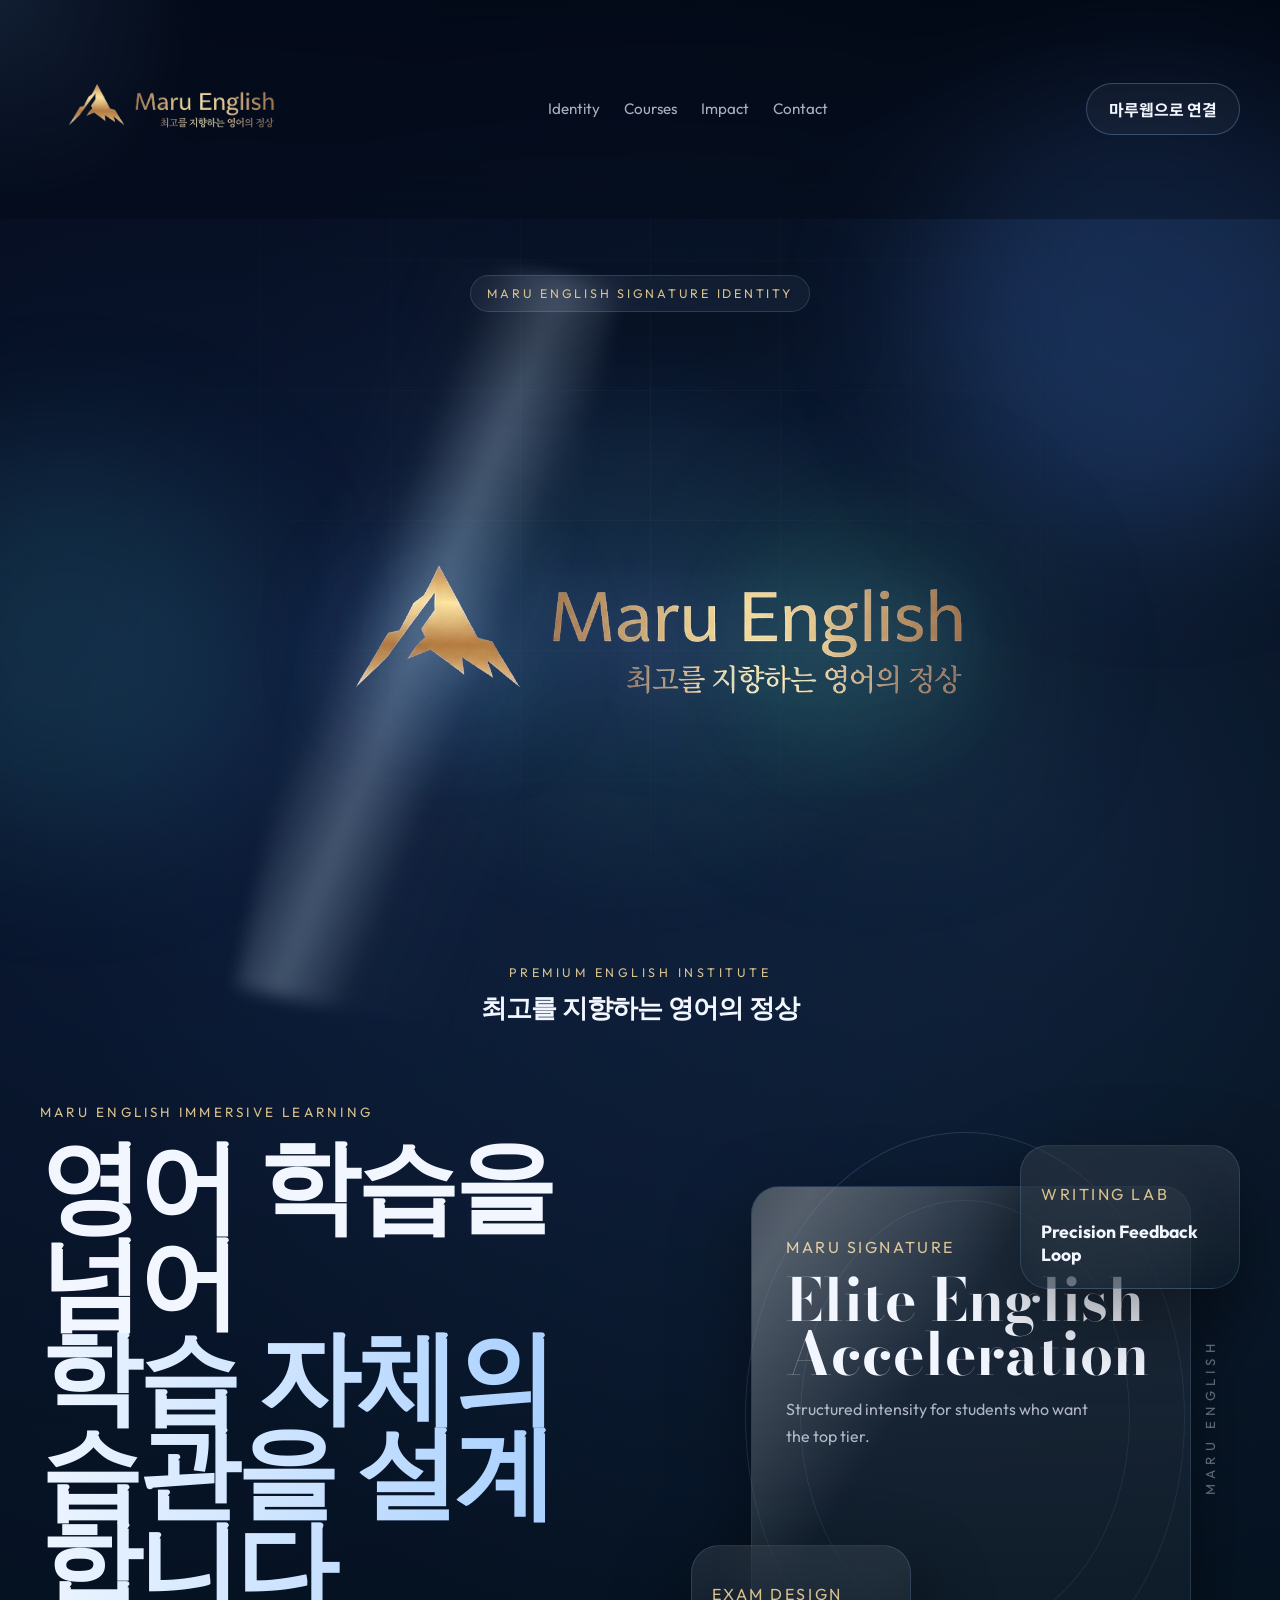
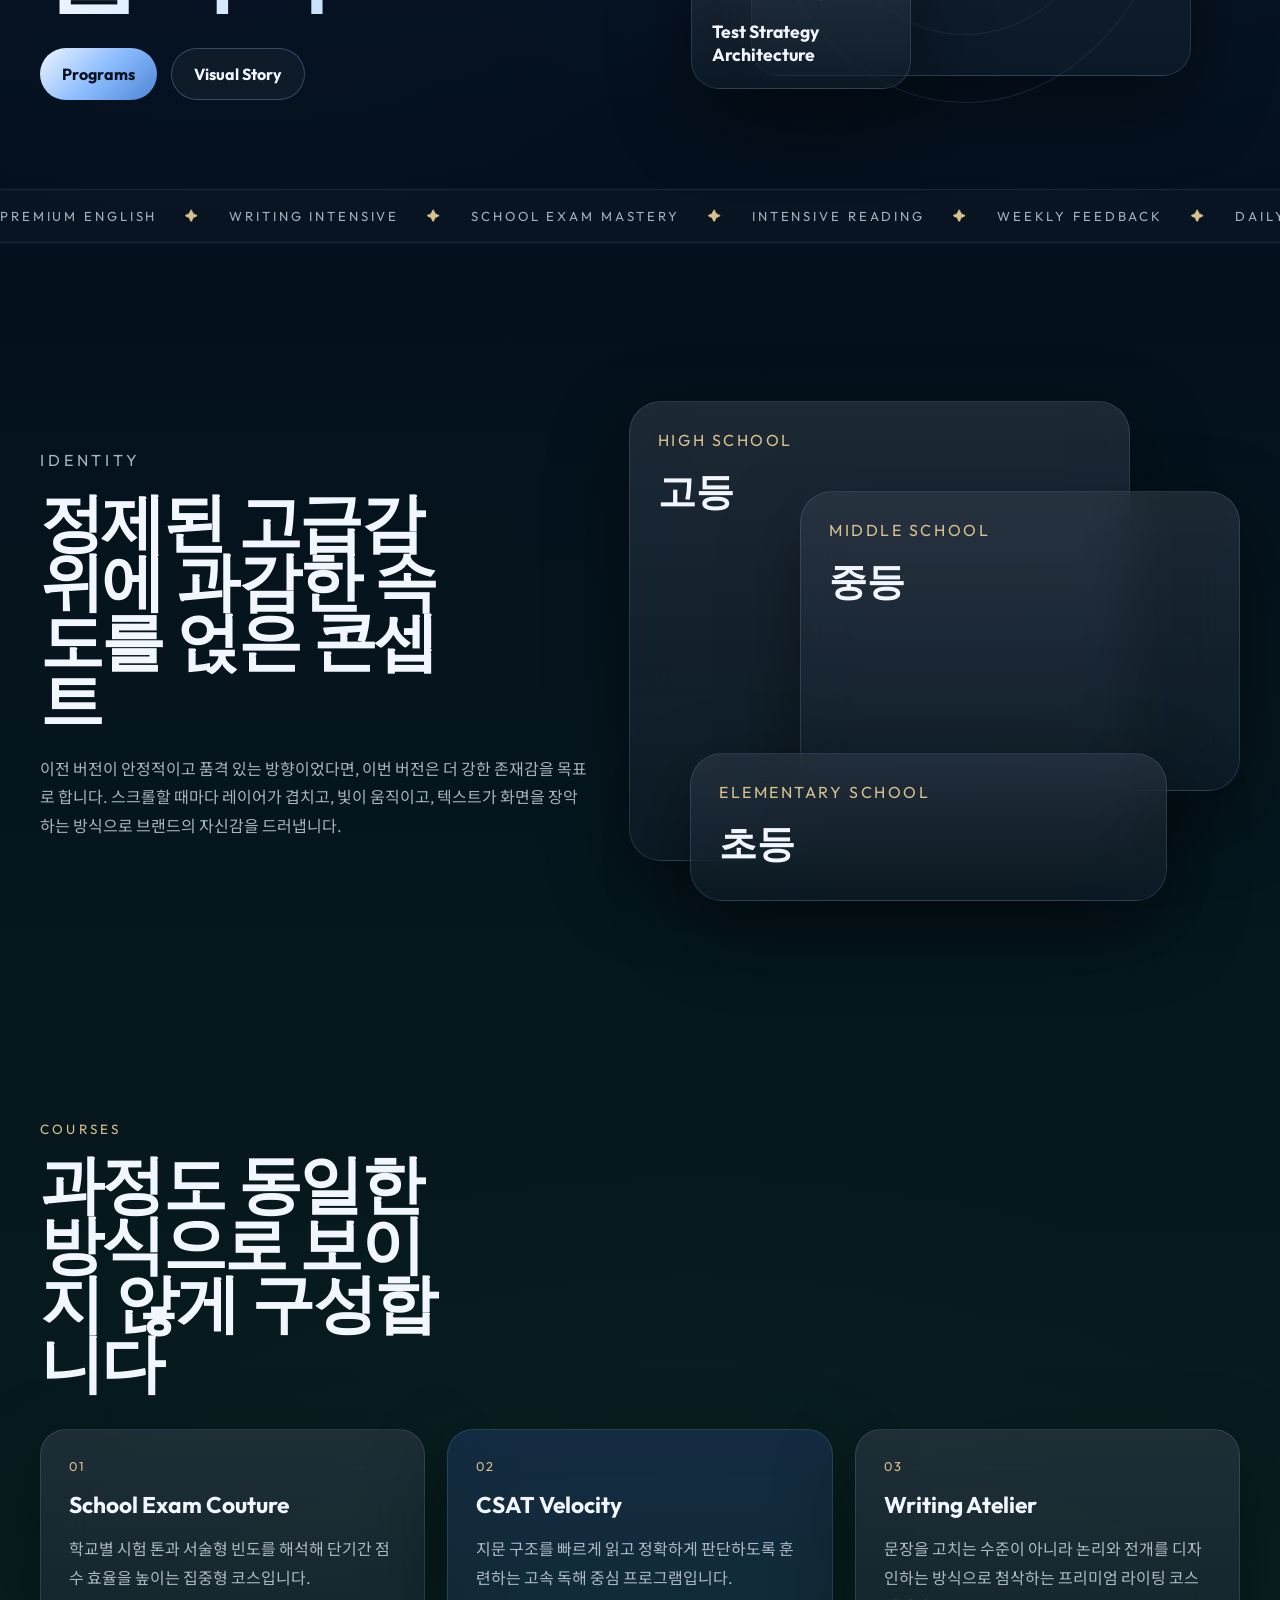
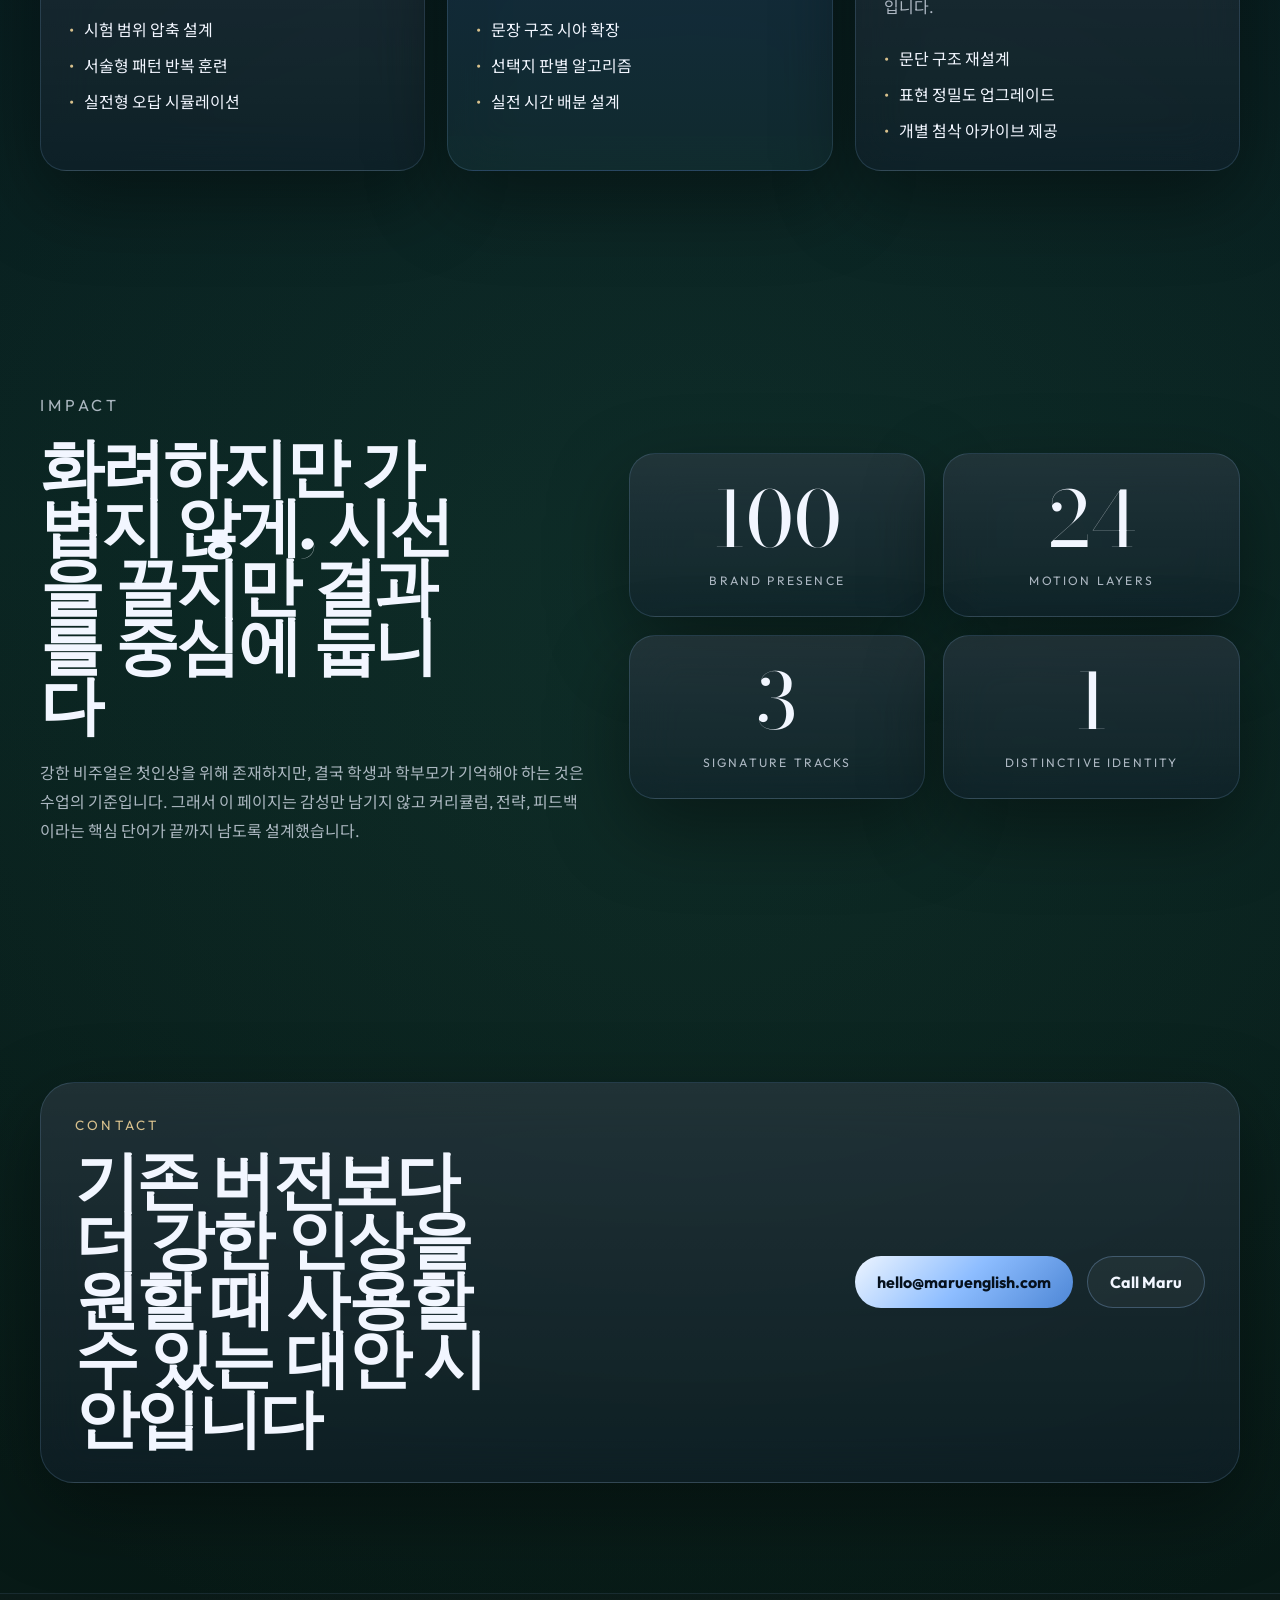
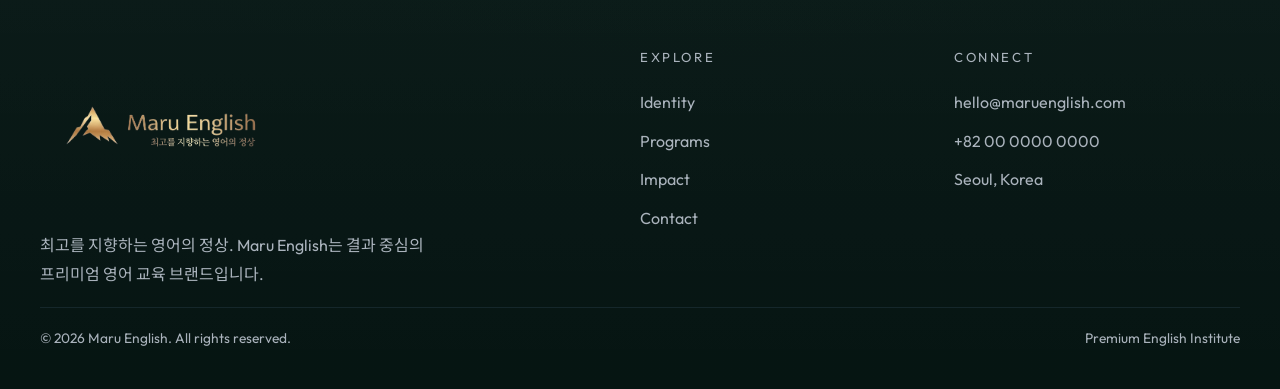
<file: index.html>
<!DOCTYPE html>
<html lang="ko">
  <head>
    <meta charset="UTF-8" />
    <meta name="viewport" content="width=device-width, initial-scale=1.0" />
    <title>Maru English | Immersive Edition</title>
    <meta
      name="description"
      content="Maru English의 화려한 콘셉트 랜딩 페이지입니다. 강한 비주얼과 다층 애니메이션으로 프리미엄 영어 브랜드의 인상을 극대화합니다."
    />
    <link rel="preconnect" href="https://fonts.googleapis.com" />
    <link rel="preconnect" href="https://fonts.gstatic.com" crossorigin />
    <link
      href="https://fonts.googleapis.com/css2?family=Bodoni+Moda:opsz,wght@6..96,600;6..96,700;6..96,800&amp;family=Outfit:wght@300;400;500;600;700;800&amp;family=Noto+Sans+KR:wght@400;500;700;800&amp;display=swap"
      rel="stylesheet"
    />
    <link rel="stylesheet" href="styles.css" />
  </head>
  <body>
    <div class="noise"></div>
    <div class="cursor-glow"></div>
    <div class="orb orb-one"></div>
    <div class="orb orb-two"></div>
    <div class="orb orb-three"></div>
    <div data-include="components/nav.html"></div>

    <main>
      <section class="hero-v2" id="hero">
        <div class="wrap hero-grid">
          <div class="hero-brand-intro">
            <div class="hero-brand-badge">Maru English Signature Identity</div>
            <div class="hero-logo-shell">
              <div class="hero-logo-aura aura-left"></div>
              <div class="hero-logo-aura aura-right"></div>
              <div class="hero-logo-beam"></div>
              <img class="hero-logo-mark" src="maru-logo.png" alt="Maru English 로고" />
            </div>
            <div class="hero-brand-caption">
              <span>Premium English Institute</span>
              <strong>최고를 지향하는 영어의 정상</strong>
            </div>
          </div>

          <div class="hero-main">
            <p class="kicker stagger">Maru English Immersive Learning</p>
            <h1 class="headline stagger">
              영어 학습을 넘어
              <span>학습 자체의 습관을 설계합니다</span>
            </h1>
            <!--<p class="intro stagger">
              추가설명
            </p>-->
            <div class="hero-actions stagger">
              <a class="pill pill-solid" href="#courses">Programs</a>
              <a class="pill pill-outline" href="#identity">Visual Story</a>
            </div>
            <!--<div class="signal-row stagger">
              <div class="signal-card">
                <span>Atmosphere</span>
                <strong>Luxury Motion</strong>
              </div>
              <div class="signal-card">
                <span>Rhythm</span>
                <strong>Fast Scroll Narrative</strong>
              </div>
              <div class="signal-card">
                <span>Brand Feel</span>
                <strong>Bold, Sharp, Elevated</strong>
              </div>
            </div>-->
          </div>

          <div class="hero-stage">
            <div class="halo-ring ring-a"></div>
            <div class="halo-ring ring-b"></div>

            <article class="glass-card main-card tilt" data-depth="18">
              <div class="card-shine"></div>
              <p>Maru Signature</p>
              <h2>Elite English<br />Acceleration</h2>
              <span>Structured intensity for students who want the top tier.</span>
            </article>

            <article class="glass-card side-card side-top tilt" data-depth="32">
              <p>Writing Lab</p>
              <strong>Precision Feedback Loop</strong>
            </article>

            <article class="glass-card side-card side-bottom tilt" data-depth="26">
              <p>Exam Design</p>
              <strong>Test Strategy Architecture</strong>
            </article>

            <div class="vertical-tag">MARU ENGLISH</div>
          </div>
        </div>

        <div class="ticker-shell">
          <div class="ticker-track">
            <span>PREMIUM ENGLISH</span>
            <span>WRITING INTENSIVE</span>
            <span>SCHOOL EXAM MASTERY</span>
            <span>INTENSIVE READING</span>
            <span>WEEKLY FEEDBACK</span>
            <span>DAILY TEST</span>
            <span>STRICT ATTENDANCE</span>
            <span>GRAMMAR MASTERY</span>

            
          </div>
        </div>
      </section>

      <section class="identity-v2 reveal-v2" id="identity">
        <div class="wrap identity-grid">
          <div class="section-copy">
            <p class="kicker">Identity</p>
            <h2>정제된 고급감 위에 과감한 속도를 얹은 콘셉트</h2>
            <p>
              이전 버전이 안정적이고 품격 있는 방향이었다면, 이번 버전은 더 강한 존재감을
              목표로 합니다. 스크롤할 때마다 레이어가 겹치고, 빛이 움직이고, 텍스트가
              화면을 장악하는 방식으로 브랜드의 자신감을 드러냅니다.
            </p>
          </div>

          <div class="identity-stack">
            <div class="stack-panel panel-large tilt" data-depth="12">
              <span>High School</span>
              <strong>고등</strong>
            </div>
            <div class="stack-panel panel-mid tilt" data-depth="20">
              <span>Middle School</span>
              <strong>중등</strong>
            </div>
            <div class="stack-panel panel-small tilt" data-depth="28">
              <span>Elementary School</span>
              <strong>초등</strong>
            </div>
          </div>
        </div>
      </section>

      <section class="courses-v2" id="courses">
        <div class="wrap">
          <div class="section-heading-v2 reveal-v2">
            <p class="kicker">Courses</p>
            <h2>과정도 동일한 방식으로 보이지 않게 구성합니다</h2>
          </div>

          <div class="course-grid">
            <article class="course-card reveal-v2">
              <div class="course-number">01</div>
              <h3>School Exam Couture</h3>
              <p>
                학교별 시험 톤과 서술형 빈도를 해석해 단기간 점수 효율을 높이는 집중형
                코스입니다.
              </p>
              <ul>
                <li>시험 범위 압축 설계</li>
                <li>서술형 패턴 반복 훈련</li>
                <li>실전형 오답 시뮬레이션</li>
              </ul>
            </article>

            <article class="course-card highlight reveal-v2">
              <div class="course-number">02</div>
              <h3>CSAT Velocity</h3>
              <p>
                지문 구조를 빠르게 읽고 정확하게 판단하도록 훈련하는 고속 독해 중심
                프로그램입니다.
              </p>
              <ul>
                <li>문장 구조 시야 확장</li>
                <li>선택지 판별 알고리즘</li>
                <li>실전 시간 배분 설계</li>
              </ul>
            </article>

            <article class="course-card reveal-v2">
              <div class="course-number">03</div>
              <h3>Writing Atelier</h3>
              <p>
                문장을 고치는 수준이 아니라 논리와 전개를 디자인하는 방식으로 첨삭하는
                프리미엄 라이팅 코스입니다.
              </p>
              <ul>
                <li>문단 구조 재설계</li>
                <li>표현 정밀도 업그레이드</li>
                <li>개별 첨삭 아카이브 제공</li>
              </ul>
            </article>
          </div>
        </div>
      </section>

      <section class="impact-v2 reveal-v2" id="impact">
        <div class="wrap impact-grid">
          <div class="impact-copy">
            <p class="kicker">Impact</p>
            <h2>화려하지만 가볍지 않게, 시선을 끌지만 결과를 중심에 둡니다</h2>
            <p>
              강한 비주얼은 첫인상을 위해 존재하지만, 결국 학생과 학부모가 기억해야 하는
              것은 수업의 기준입니다. 그래서 이 페이지는 감성만 남기지 않고 커리큘럼,
              전략, 피드백이라는 핵심 단어가 끝까지 남도록 설계했습니다.
            </p>
          </div>

          <div class="impact-metrics">
            <div class="metric-box tilt" data-depth="16">
              <span data-count="100">0</span>
              <p>Brand Presence</p>
            </div>
            <div class="metric-box tilt" data-depth="22">
              <span data-count="24">0</span>
              <p>Motion Layers</p>
            </div>
            <div class="metric-box tilt" data-depth="12">
              <span data-count="3">0</span>
              <p>Signature Tracks</p>
            </div>
            <div class="metric-box tilt" data-depth="18">
              <span data-count="1">0</span>
              <p>Distinctive Identity</p>
            </div>
          </div>
        </div>
      </section>

      <section class="contact-v2 reveal-v2" id="contact-v2">
        <div class="wrap contact-frame">
          <div>
            <p class="kicker">Contact</p>
            <h2>기존 버전보다 더 강한 인상을 원할 때 사용할 수 있는 대안 시안입니다</h2>
          </div>
          <div class="contact-buttons">
            <a class="pill pill-solid" href="mailto:hello@maruenglish.com">hello@maruenglish.com</a>
            <a class="pill pill-outline" href="tel:+820000000000">Call Maru</a>
          </div>
        </div>
      </section>
    </main>
    <div data-include="components/footer.html"></div>

    <script src="script.js"></script>
  </body>
</html>
</file>
<file: styles.css>
:root {
  --bg: #020914;
  --bg-2: #081a2c;
  --surface: rgba(10, 23, 39, 0.58);
  --surface-strong: rgba(13, 31, 51, 0.86);
  --line: rgba(151, 198, 255, 0.16);
  --text: #f2f6ff;
  --muted: rgba(226, 234, 247, 0.74);
  --gold: #d8c18d;
  --amber: #78b9ff;
  --rose: #58d0c6;
  --glow: rgba(94, 168, 255, 0.28);
  --shadow: 0 28px 80px rgba(0, 0, 0, 0.4);
  --radius-xl: 34px;
  --radius-lg: 26px;
  --radius-md: 18px;
  --wrap: min(1200px, calc(100vw - 40px));
}

*,
*::before,
*::after {
  box-sizing: border-box;
}

html {
  scroll-behavior: smooth;
}

body {
  margin: 0;
  font-family: "Outfit", "Noto Sans KR", sans-serif;
  color: var(--text);
  background:
    radial-gradient(circle at 18% 14%, rgba(70, 122, 255, 0.14), transparent 24%),
    radial-gradient(circle at 82% 16%, rgba(94, 169, 255, 0.12), transparent 22%),
    radial-gradient(circle at 54% 74%, rgba(59, 131, 108, 0.14), transparent 28%),
    linear-gradient(180deg, #010611 0%, #04101d 34%, #08201e 72%, #071713 100%);
  overflow-x: hidden;
}

img {
  display: block;
  max-width: 100%;
}

a {
  color: inherit;
  text-decoration: none;
}

.wrap {
  width: var(--wrap);
  margin: 0 auto;
  position: relative;
  z-index: 2;
}

.noise {
  position: fixed;
  inset: 0;
  z-index: 0;
  pointer-events: none;
  opacity: 0.06;
  background-image:
    linear-gradient(rgba(255, 255, 255, 0.5) 1px, transparent 1px),
    linear-gradient(90deg, rgba(255, 255, 255, 0.5) 1px, transparent 1px);
  background-size: 130px 130px;
  mask-image: radial-gradient(circle at center, black, transparent 90%);
}

.cursor-glow {
  position: fixed;
  top: 0;
  left: 0;
  width: 26rem;
  height: 26rem;
  border-radius: 50%;
  background: radial-gradient(circle, rgba(126, 185, 255, 0.18) 0%, transparent 68%);
  transform: translate(-50%, -50%);
  pointer-events: none;
  z-index: 1;
  mix-blend-mode: screen;
}

.orb {
  position: fixed;
  border-radius: 50%;
  filter: blur(70px);
  z-index: 0;
  pointer-events: none;
}

.orb-one {
  top: 5rem;
  right: -6rem;
  width: 28rem;
  height: 28rem;
  background: rgba(84, 145, 255, 0.22);
  animation: driftA 14s ease-in-out infinite;
}

.orb-two {
  left: -8rem;
  top: 28rem;
  width: 24rem;
  height: 24rem;
  background: rgba(63, 167, 187, 0.16);
  animation: driftB 18s ease-in-out infinite;
}

.orb-three {
  right: 20%;
  bottom: 6rem;
  width: 18rem;
  height: 18rem;
  background: rgba(73, 142, 112, 0.16);
  animation: driftC 16s ease-in-out infinite;
}

.topbar {
  position: sticky;
  top: 0;
  z-index: 10;
  backdrop-filter: blur(24px);
  background: rgba(4, 11, 21, 0.35);
  border-bottom: 1px solid transparent;
  transition: background 180ms ease, border-color 180ms ease, box-shadow 180ms ease;
}

.topbar.scrolled {
  background: rgba(4, 11, 21, 0.68);
  border-color: var(--line);
}

.topbar.menu-open {
  background: rgba(4, 11, 21, 0.88);
  border-color: var(--line);
  box-shadow: 0 20px 50px rgba(0, 0, 0, 0.18);
}

.topbar-inner {
  display: flex;
  align-items: center;
  justify-content: space-between;
  gap: 24px;
  padding: 18px 0;
}

.topbar-actions {
  display: flex;
  align-items: center;
  gap: 14px;
}

.brandmark img {
  width: clamp(150px, 21vw, 250px);
}

.topnav {
  display: flex;
  gap: 24px;
  color: var(--muted);
  font-size: 0.95rem;
}

.topnav a {
  position: relative;
}

.topnav a::after {
  content: "";
  position: absolute;
  left: 0;
  bottom: -8px;
  width: 100%;
  height: 1px;
  background: linear-gradient(90deg, transparent, var(--gold), transparent);
  transform: scaleX(0);
  transition: transform 180ms ease;
}

.topnav a:hover::after,
.topnav a:focus-visible::after {
  transform: scaleX(1);
}

.topnav a.is-active,
.mobile-nav-links a.is-active {
  color: var(--text);
}

.pill {
  display: inline-flex;
  align-items: center;
  justify-content: center;
  min-height: 52px;
  padding: 0 22px;
  border-radius: 999px;
  font-weight: 700;
  transition: transform 180ms ease, box-shadow 180ms ease, background 180ms ease;
}

.pill:hover,
.pill:focus-visible {
  transform: translateY(-2px);
  box-shadow: 0 16px 40px rgba(0, 0, 0, 0.3);
}

.pill-solid {
  color: #06111d;
  background: linear-gradient(135deg, #edf5ff 0%, #8dbdff 50%, #4d86d5 100%);
}

.pill-outline {
  border: 1px solid rgba(151, 198, 255, 0.28);
  background: rgba(255, 255, 255, 0.04);
}

.menu-toggle,
.mobile-nav-close {
  border: 0;
  background: transparent;
  color: var(--text);
  cursor: pointer;
}

.menu-toggle {
  display: none;
  position: relative;
  width: 52px;
  height: 52px;
  border-radius: 50%;
  border: 1px solid rgba(151, 198, 255, 0.2);
  background:
    linear-gradient(180deg, rgba(255, 255, 255, 0.08), rgba(255, 255, 255, 0.02)),
    rgba(10, 23, 39, 0.54);
  box-shadow: var(--shadow);
}

.menu-toggle span,
.mobile-nav-close span {
  position: absolute;
  left: 50%;
  width: 18px;
  height: 2px;
  border-radius: 999px;
  background: var(--text);
  transform: translateX(-50%);
  transition: transform 220ms ease, opacity 220ms ease;
}

.menu-toggle span:nth-child(1) {
  top: 18px;
}

.menu-toggle span:nth-child(2) {
  top: 25px;
}

.menu-toggle span:nth-child(3) {
  top: 32px;
}

.menu-toggle[aria-expanded="true"] span:nth-child(1) {
  transform: translateX(-50%) translateY(7px) rotate(45deg);
}

.menu-toggle[aria-expanded="true"] span:nth-child(2) {
  opacity: 0;
}

.menu-toggle[aria-expanded="true"] span:nth-child(3) {
  transform: translateX(-50%) translateY(-7px) rotate(-45deg);
}

.mobile-nav {
  width: 100%;
  max-height: 0;
  overflow: hidden;
  opacity: 0;
  transition: max-height 320ms ease, opacity 180ms ease;
}

.mobile-nav[hidden] {
  display: none;
}

.mobile-nav-backdrop {
  display: none;
}

.mobile-nav-panel {
  width: var(--wrap);
  margin: 0 auto 18px;
  display: flex;
  flex-direction: column;
  gap: 24px;
  padding: 22px;
  border: 1px solid rgba(151, 198, 255, 0.16);
  border-top: 0;
  border-radius: 0 0 24px 24px;
  background:
    radial-gradient(circle at top, rgba(126, 185, 255, 0.12), transparent 32%),
    linear-gradient(180deg, rgba(11, 25, 42, 0.96), rgba(4, 10, 19, 0.98));
  box-shadow: 0 24px 60px rgba(0, 0, 0, 0.24);
  transform: translateY(-10px);
  transition: transform 260ms ease;
}

.mobile-nav.is-open {
  max-height: 70vh;
  opacity: 1;
}

.mobile-nav.is-open .mobile-nav-panel {
  transform: translateY(0);
}

.mobile-nav-head {
  display: flex;
  align-items: center;
  justify-content: space-between;
  gap: 16px;
  padding-bottom: 18px;
  border-bottom: 1px solid rgba(151, 198, 255, 0.12);
}

.mobile-nav-head span {
  color: var(--gold);
  font-size: 0.78rem;
  letter-spacing: 0.22em;
  text-transform: uppercase;
}

.mobile-nav-close {
  position: relative;
  width: 46px;
  height: 46px;
  border-radius: 50%;
  border: 1px solid rgba(151, 198, 255, 0.18);
  background: rgba(255, 255, 255, 0.04);
}

.mobile-nav-close span:nth-child(1) {
  top: 22px;
  transform: translateX(-50%) rotate(45deg);
}

.mobile-nav-close span:nth-child(2) {
  top: 22px;
  transform: translateX(-50%) rotate(-45deg);
}

.mobile-nav-links {
  display: grid;
  gap: 6px;
}

.mobile-nav-links a {
  padding: 16px 0;
  border-bottom: 1px solid rgba(151, 198, 255, 0.1);
  color: var(--muted);
  font-size: 1.15rem;
}

.mobile-nav-cta {
  margin-top: auto;
  width: 100%;
}

.hero-v2 {
  position: relative;
  padding: 56px 0 48px;
}

.hero-grid {
  display: grid;
  grid-template-columns: minmax(0, 1fr) minmax(380px, 0.9fr);
  gap: 40px;
  align-items: center;
  min-height: calc(100vh - 120px);
}

.hero-brand-intro {
  position: relative;
  grid-column: 1 / -1;
  display: grid;
  justify-items: center;
  gap: 20px;
  margin-bottom: 10px;
  text-align: center;
}

.hero-brand-badge {
  position: relative;
  z-index: 1;
  padding: 10px 16px;
  border: 1px solid rgba(151, 198, 255, 0.18);
  border-radius: 999px;
  background: rgba(255, 255, 255, 0.04);
  color: var(--gold);
  font-size: 0.78rem;
  letter-spacing: 0.22em;
  text-transform: uppercase;
  backdrop-filter: blur(18px);
  box-shadow: var(--shadow);
  animation: introLift 900ms cubic-bezier(0.22, 1, 0.36, 1) forwards;
  animation-delay: 80ms;
  opacity: 0;
  transform: translateY(34px);
}

.hero-logo-shell {
  position: relative;
  width: min(820px, 100%);
  padding: clamp(24px, 4vw, 38px) clamp(20px, 4vw, 40px);
  overflow: visible;
  isolation: isolate;
  animation: introLift 950ms cubic-bezier(0.22, 1, 0.36, 1) forwards;
  animation-delay: 180ms;
  opacity: 0;
  transform: translateY(38px) scale(0.97);
}

.hero-logo-shell::before {
  content: "";
  position: absolute;
  inset: 8% 14%;
  border-radius: 50%;
  background: radial-gradient(circle, rgba(122, 182, 255, 0.16) 0%, rgba(88, 208, 198, 0.08) 36%, transparent 72%);
  filter: blur(30px);
  z-index: 0;
}

.hero-logo-mark {
  position: relative;
  z-index: 2;
  width: min(100%, 760px);
  margin: 0 auto;
  filter:
    drop-shadow(0 24px 60px rgba(89, 156, 255, 0.2))
    drop-shadow(0 0 28px rgba(177, 221, 255, 0.16));
  animation: logoFloat 8s ease-in-out infinite 1.3s;
}

.hero-logo-aura {
  position: absolute;
  top: 50%;
  width: 16rem;
  height: 16rem;
  border-radius: 50%;
  filter: blur(36px);
  opacity: 0.34;
  z-index: 0;
}

.aura-left {
  left: 10%;
  background: rgba(90, 156, 255, 0.24);
  transform: translate3d(0, -50%, 0);
  animation: logoAuraLeft 12s ease-in-out infinite;
}

.aura-right {
  right: 8%;
  background: rgba(76, 196, 190, 0.18);
  transform: translate3d(0, -50%, 0);
  animation: logoAuraRight 11s ease-in-out infinite;
}

.hero-logo-beam {
  position: absolute;
  inset: -12% auto -12% 10%;
  width: 28%;
  background: linear-gradient(
    100deg,
    transparent 0%,
    rgba(255, 255, 255, 0.02) 28%,
    rgba(210, 233, 255, 0.28) 48%,
    rgba(255, 255, 255, 0.02) 68%,
    transparent 100%
  );
  transform: rotate(12deg);
  filter: blur(8px);
  z-index: 1;
  animation: logoSweep 6.8s linear infinite 1.1s;
  mix-blend-mode: screen;
}

.hero-brand-caption {
  display: grid;
  gap: 8px;
  justify-items: center;
  animation: introLift 980ms cubic-bezier(0.22, 1, 0.36, 1) forwards;
  animation-delay: 280ms;
  opacity: 0;
  transform: translateY(34px);
}

.hero-brand-caption span {
  color: var(--gold);
  font-size: 0.78rem;
  letter-spacing: 0.28em;
  text-transform: uppercase;
}

.hero-brand-caption strong {
  font-family: "Bodoni Moda", serif;
  font-size: clamp(1.3rem, 2vw, 2rem);
  font-weight: 700;
  letter-spacing: -0.03em;
}

.kicker {
  margin: 0 0 18px;
  color: var(--gold);
  font-size: 0.84rem;
  letter-spacing: 0.24em;
  text-transform: uppercase;
}

.headline,
.section-copy h2,
.section-heading-v2 h2,
.impact-copy h2,
.contact-frame h2 {
  margin: 0;
  font-family: "Bodoni Moda", serif;
  line-height: 0.93;
  letter-spacing: -0.04em;
}

.headline {
  font-size: clamp(3.9rem, 8vw, 7.6rem);
  max-width: 8.8ch;
}

.headline span {
  display: block;
  background: linear-gradient(90deg, #edf5ff 0%, #9fcbff 45%, #73b0ff 100%);
  -webkit-background-clip: text;
  background-clip: text;
  color: transparent;
  animation: spectralText 7s linear infinite;
  background-size: 220% auto;
}

.intro,
.section-copy p,
.course-card p,
.impact-copy p {
  color: var(--muted);
  line-height: 1.8;
  font-size: 1rem;
}

.intro {
  max-width: 58ch;
  margin: 24px 0 0;
}

.hero-actions {
  display: flex;
  flex-wrap: wrap;
  gap: 14px;
  margin: 34px 0 30px;
}

.signal-row {
  display: grid;
  grid-template-columns: repeat(3, minmax(0, 1fr));
  gap: 14px;
}

.signal-card,
.glass-card,
.stack-panel,
.course-card,
.metric-box,
.contact-frame {
  border: 1px solid var(--line);
  background:
    linear-gradient(180deg, rgba(255, 255, 255, 0.09), rgba(255, 255, 255, 0.02)),
    rgba(10, 23, 39, 0.48);
  box-shadow: var(--shadow);
  backdrop-filter: blur(24px);
}

.signal-card {
  padding: 18px;
  border-radius: var(--radius-md);
}

.signal-card span,
.glass-card p,
.stack-panel span,
.course-number {
  display: block;
  color: var(--gold);
  letter-spacing: 0.16em;
  text-transform: uppercase;
}

.signal-card span {
  font-size: 0.75rem;
}

.signal-card strong {
  display: block;
  margin-top: 10px;
  font-size: 1rem;
}

.hero-stage {
  position: relative;
  min-height: 680px;
  perspective: 1200px;
}

.halo-ring {
  position: absolute;
  border-radius: 50%;
  border: 1px solid rgba(151, 198, 255, 0.18);
  mix-blend-mode: screen;
}

.ring-a {
  inset: 8% 10%;
  animation: rotateRing 20s linear infinite;
}

.ring-b {
  inset: 18% 20%;
  animation: rotateRingReverse 24s linear infinite;
}

.glass-card {
  position: absolute;
  border-radius: 28px;
  overflow: hidden;
  transform-style: preserve-3d;
}

.main-card {
  inset: 16% 9% 12% 11%;
  padding: 34px;
}

.card-shine {
  position: absolute;
  inset: -40%;
  background: linear-gradient(115deg, transparent 32%, rgba(255, 255, 255, 0.24) 50%, transparent 68%);
  transform: translateX(-40%) rotate(8deg);
  animation: sweep 6.5s linear infinite;
}

.main-card h2 {
  position: relative;
  z-index: 1;
  margin: 14px 0;
  font-family: "Bodoni Moda", serif;
  font-size: clamp(2.8rem, 4.6vw, 4.8rem);
  line-height: 0.92;
}

.main-card span {
  position: relative;
  z-index: 1;
  display: block;
  max-width: 28ch;
  color: var(--muted);
  line-height: 1.7;
}

.side-card {
  width: 220px;
  padding: 22px 20px;
}

.side-card strong {
  display: block;
  margin-top: 10px;
  font-size: 1.1rem;
}

.side-top {
  top: 10%;
  right: 0;
  animation: floatUp 8s ease-in-out infinite;
}

.side-bottom {
  left: 0;
  bottom: 10%;
  animation: floatDown 9s ease-in-out infinite;
}

.vertical-tag {
  position: absolute;
  right: 4%;
  top: 50%;
  transform: translateY(-50%) rotate(180deg);
  writing-mode: vertical-rl;
  letter-spacing: 0.4em;
  color: rgba(226, 234, 247, 0.42);
  font-size: 0.82rem;
}

.ticker-shell {
  margin-top: 32px;
  overflow: hidden;
  border-top: 1px solid rgba(151, 198, 255, 0.12);
  border-bottom: 1px solid rgba(151, 198, 255, 0.12);
  background: rgba(255, 255, 255, 0.02);
}

.ticker-track {
  display: flex;
  gap: 28px;
  width: max-content;
  padding: 18px 0;
  animation: tickerMove 26s linear infinite;
  text-transform: uppercase;
  letter-spacing: 0.22em;
  color: rgba(226, 234, 247, 0.72);
  font-size: 0.82rem;
}

.ticker-track span::after {
  content: "✦";
  margin-left: 28px;
  color: var(--gold);
}

.identity-v2,
.courses-v2,
.impact-v2,
.contact-v2 {
  padding: 110px 0;
}

.identity-grid,
.impact-grid {
  display: grid;
  grid-template-columns: minmax(0, 0.95fr) minmax(0, 1.05fr);
  gap: 36px;
  align-items: center;
}

.section-copy h2,
.section-heading-v2 h2,
.impact-copy h2,
.contact-frame h2 {
  font-size: clamp(2.8rem, 5vw, 4.8rem);
  max-width: 10ch;
}

.section-copy p:last-child,
.impact-copy p:last-child {
  margin-top: 24px;
}

.identity-stack {
  position: relative;
  min-height: 500px;
}

.stack-panel {
  position: absolute;
  border-radius: 32px;
  padding: 28px;
}

.stack-panel strong {
  display: block;
  margin-top: 12px;
  font-family: "Bodoni Moda", serif;
  font-size: clamp(1.8rem, 3vw, 3rem);
}

.panel-large {
  inset: 0 18% 8% 0;
}

.panel-mid {
  inset: 18% 0 22% 28%;
}

.panel-small {
  inset: auto 12% 0 10%;
}

.section-heading-v2 {
  margin-bottom: 36px;
}

.course-grid {
  display: grid;
  grid-template-columns: repeat(3, minmax(0, 1fr));
  gap: 22px;
}

.course-card {
  padding: 28px;
  border-radius: var(--radius-lg);
  transition: transform 220ms ease, border-color 220ms ease;
}

.course-card:hover {
  transform: translateY(-8px);
  border-color: rgba(151, 198, 255, 0.38);
}

.course-card.highlight {
  background:
    linear-gradient(180deg, rgba(88, 154, 245, 0.14), rgba(66, 144, 114, 0.12)),
    rgba(10, 23, 39, 0.54);
}

.course-number {
  font-size: 0.8rem;
}

.course-card h3 {
  margin: 16px 0 14px;
  font-size: 1.42rem;
}

.course-card ul {
  margin: 24px 0 0;
  padding: 0;
  list-style: none;
}

.course-card li + li {
  margin-top: 12px;
}

.course-card li::before {
  content: "•";
  color: var(--gold);
  margin-right: 10px;
}

.impact-metrics {
  display: grid;
  grid-template-columns: repeat(2, minmax(0, 1fr));
  gap: 18px;
}

.metric-box {
  padding: 28px;
  border-radius: var(--radius-lg);
  text-align: center;
}

.metric-box span {
  display: block;
  font-family: "Bodoni Moda", serif;
  font-size: clamp(3rem, 6vw, 4.8rem);
  line-height: 1;
}

.metric-box p {
  margin: 14px 0 0;
  color: var(--muted);
  text-transform: uppercase;
  letter-spacing: 0.18em;
  font-size: 0.76rem;
}

.contact-frame {
  display: flex;
  align-items: center;
  justify-content: space-between;
  gap: 28px;
  padding: 34px;
  border-radius: var(--radius-xl);
}

.contact-buttons {
  display: flex;
  flex-wrap: wrap;
  gap: 14px;
}

.site-footer {
  position: relative;
  padding: 28px 0 38px;
  border-top: 1px solid rgba(151, 198, 255, 0.12);
  background:
    linear-gradient(180deg, rgba(255, 255, 255, 0.02), transparent),
    rgba(6, 19, 18, 0.34);
}

.footer-grid {
  display: grid;
  grid-template-columns: minmax(0, 1.1fr) repeat(2, minmax(0, 0.55fr));
  gap: 28px;
  padding: 24px 0 18px;
}

.footer-logo img {
  width: clamp(150px, 20vw, 230px);
}

.footer-brand p,
.footer-column a,
.footer-column span,
.footer-bottom span {
  color: var(--muted);
  line-height: 1.8;
}

.footer-brand p {
  max-width: 36ch;
  margin: 18px 0 0;
}

.footer-column {
  display: grid;
  align-content: start;
  gap: 10px;
}

.footer-title {
  margin-bottom: 8px;
  color: var(--gold);
  font-size: 0.82rem;
  letter-spacing: 0.2em;
  text-transform: uppercase;
}

.footer-bottom {
  display: flex;
  align-items: center;
  justify-content: space-between;
  gap: 16px;
  padding-top: 18px;
  border-top: 1px solid rgba(151, 198, 255, 0.1);
  font-size: 0.86rem;
}

.reveal-v2 {
  opacity: 0;
  transform: translateY(40px) scale(0.98);
  transition: opacity 800ms ease, transform 800ms ease;
}

.reveal-v2.is-visible {
  opacity: 1;
  transform: translateY(0) scale(1);
}

.stagger {
  opacity: 0;
  transform: translateY(34px);
  animation: introLift 900ms cubic-bezier(0.22, 1, 0.36, 1) forwards;
}

.stagger:nth-child(1) {
  animation-delay: 120ms;
}

.stagger:nth-child(2) {
  animation-delay: 240ms;
}

.stagger:nth-child(3) {
  animation-delay: 360ms;
}

.stagger:nth-child(4) {
  animation-delay: 480ms;
}

.stagger:nth-child(5) {
  animation-delay: 600ms;
}

@keyframes introLift {
  to {
    opacity: 1;
    transform: translateY(0);
  }
}

@keyframes sweep {
  0% {
    transform: translateX(-40%) rotate(8deg);
  }
  100% {
    transform: translateX(60%) rotate(8deg);
  }
}

@keyframes tickerMove {
  0% {
    transform: translateX(0);
  }
  100% {
    transform: translateX(-50%);
  }
}

@keyframes spectralText {
  0% {
    background-position: 0% 50%;
  }
  100% {
    background-position: 200% 50%;
  }
}

@keyframes rotateRing {
  0% {
    transform: rotate(0deg) scale(1);
  }
  50% {
    transform: rotate(180deg) scale(1.04);
  }
  100% {
    transform: rotate(360deg) scale(1);
  }
}

@keyframes rotateRingReverse {
  0% {
    transform: rotate(360deg) scale(0.98);
  }
  50% {
    transform: rotate(180deg) scale(1.02);
  }
  100% {
    transform: rotate(0deg) scale(0.98);
  }
}

@keyframes floatUp {
  0%,
  100% {
    transform: translate3d(0, 0, 0);
  }
  50% {
    transform: translate3d(0, -14px, 0);
  }
}

@keyframes floatDown {
  0%,
  100% {
    transform: translate3d(0, 0, 0);
  }
  50% {
    transform: translate3d(0, 16px, 0);
  }
}

@keyframes driftA {
  0%,
  100% {
    transform: translate3d(0, 0, 0);
  }
  50% {
    transform: translate3d(-30px, 24px, 0);
  }
}

@keyframes driftB {
  0%,
  100% {
    transform: translate3d(0, 0, 0);
  }
  50% {
    transform: translate3d(40px, -24px, 0);
  }
}

@keyframes driftC {
  0%,
  100% {
    transform: translate3d(0, 0, 0);
  }
  50% {
    transform: translate3d(0, -36px, 0);
  }
}

@keyframes logoFloat {
  0%,
  100% {
    transform: translate3d(0, 0, 0) scale(1);
  }
  50% {
    transform: translate3d(0, -10px, 0) scale(1.012);
  }
}

@keyframes logoSweep {
  0% {
    transform: translateX(0) rotate(12deg);
    opacity: 0;
  }
  14% {
    opacity: 0.9;
  }
  50% {
    opacity: 0.55;
  }
  100% {
    transform: translateX(320%) rotate(12deg);
    opacity: 0;
  }
}

@keyframes logoAuraLeft {
  0%,
  100% {
    transform: translate3d(0, -50%, 0) scale(1);
  }
  50% {
    transform: translate3d(24px, -54%, 0) scale(1.08);
  }
}

@keyframes logoAuraRight {
  0%,
  100% {
    transform: translate3d(0, -50%, 0) scale(0.96);
  }
  50% {
    transform: translate3d(-20px, -46%, 0) scale(1.06);
  }
}

@media (max-width: 1100px) {
  .hero-grid,
  .identity-grid,
  .impact-grid,
  .course-grid {
    grid-template-columns: 1fr;
  }

  .hero-grid {
    min-height: auto;
  }

  .hero-brand-intro {
    margin-bottom: 0;
  }

  .hero-stage {
    min-height: 620px;
  }

  .identity-stack {
    min-height: 420px;
  }

  .contact-frame {
    flex-direction: column;
    align-items: flex-start;
  }
}

@media (max-width: 820px) {
  .topnav,
  .topbar-cta {
    display: none;
  }

  .topbar {
    overflow: clip;
  }

  .menu-toggle {
    display: inline-flex;
    align-items: center;
    justify-content: center;
  }

  .signal-row,
  .impact-metrics {
    grid-template-columns: 1fr;
  }

  .hero-stage {
    min-height: 560px;
  }

  .hero-logo-shell {
    width: min(720px, 100%);
  }

  .main-card {
    inset: 12% 6% 14% 6%;
  }

  .side-card {
    width: 190px;
  }

  .vertical-tag {
    display: none;
  }

  .footer-grid {
    grid-template-columns: 1fr;
  }
}

@media (max-width: 640px) {
  :root {
    --wrap: min(100vw - 28px, 1200px);
  }

  .topbar-inner {
    padding: 14px 0;
  }

  .brandmark img {
    width: 160px;
  }

  .headline {
    font-size: clamp(3rem, 15vw, 4.7rem);
  }

  .hero-brand-badge,
  .hero-brand-caption span {
    letter-spacing: 0.16em;
  }

  .hero-brand-caption strong {
    font-size: 1.16rem;
  }

  .hero-logo-shell {
    padding: 22px 16px;
  }

  .hero-logo-aura {
    width: 10rem;
    height: 10rem;
  }

  .section-copy h2,
  .section-heading-v2 h2,
  .impact-copy h2,
  .contact-frame h2 {
    font-size: clamp(2.35rem, 11vw, 3.7rem);
  }

  .hero-stage {
    min-height: 500px;
  }

  .main-card,
  .course-card,
  .metric-box,
  .contact-frame {
    padding: 24px;
  }

  .side-card {
    width: 170px;
    padding: 18px 16px;
  }

  .identity-v2,
  .courses-v2,
  .impact-v2,
  .contact-v2 {
    padding: 82px 0;
  }

  .stack-panel {
    position: relative;
    inset: auto;
  }

  .identity-stack {
    display: grid;
    gap: 16px;
    min-height: auto;
  }

  .footer-bottom {
    flex-direction: column;
    align-items: flex-start;
  }
}

@media (prefers-reduced-motion: reduce) {
  html {
    scroll-behavior: auto;
  }

  *,
  *::before,
  *::after {
    animation-duration: 0.01ms !important;
    animation-iteration-count: 1 !important;
    transition-duration: 0.01ms !important;
  }

  .cursor-glow,
  .orb,
  .halo-ring,
  .hero-logo-aura,
  .hero-logo-beam {
    display: none;
  }
}
</file>
